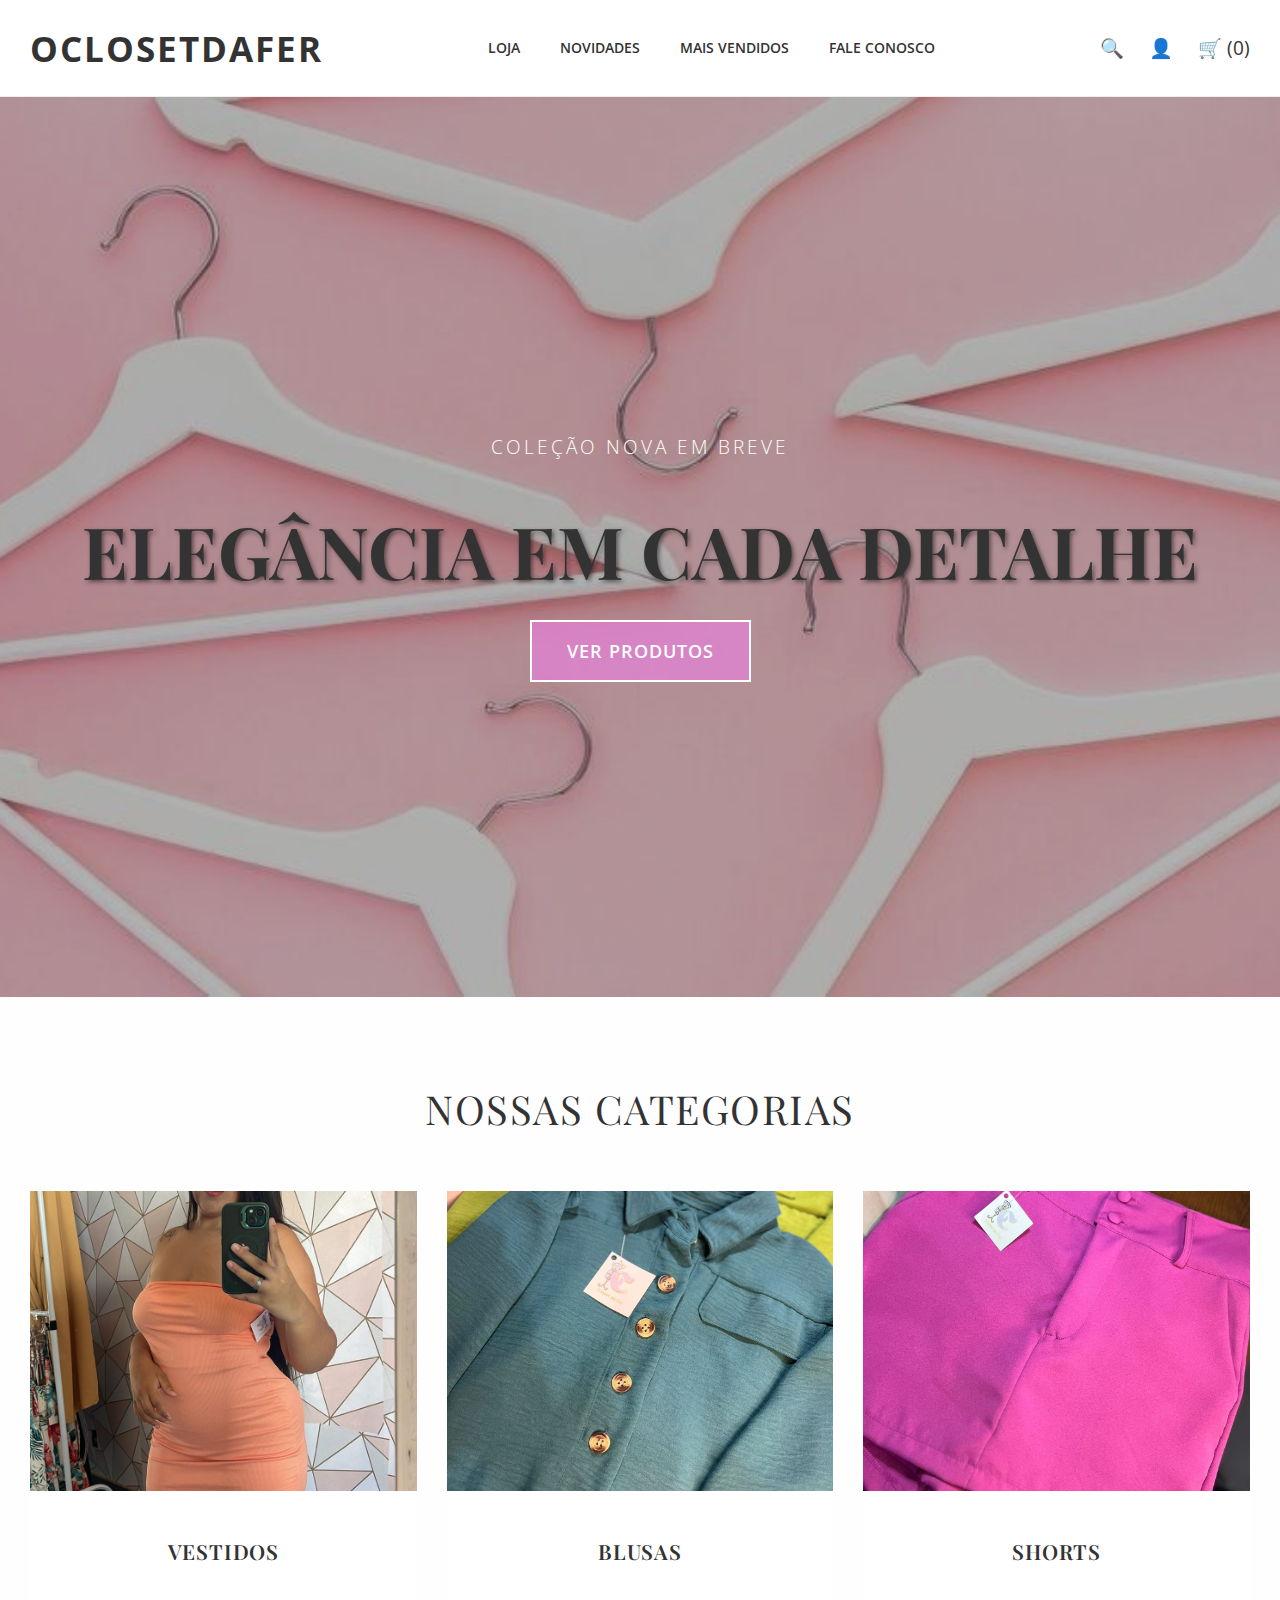
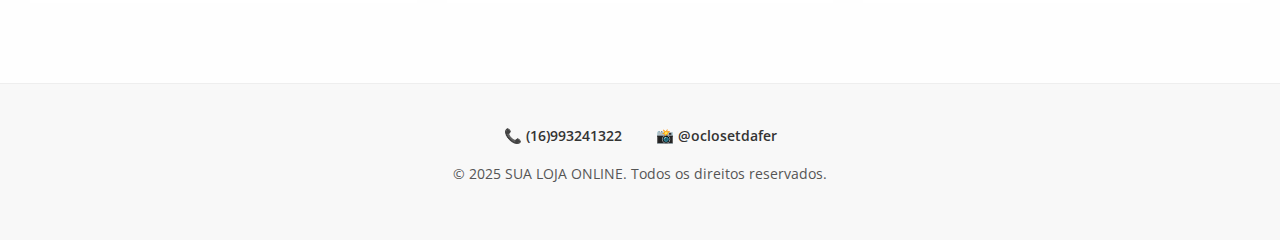
<file: loja/index.html>
<!DOCTYPE html>
<html lang="pt-BR">
<head>
    <meta charset="UTF-8">
    <meta name="viewport" content="width=device-width, initial-scale=1.0">
    <title>Sua Loja Online | Elegância e Estilo</title>
    <link rel="stylesheet" href="style.css">
    <link href="https://fonts.googleapis.com/css2?family=Playfair+Display:wght@400;700&family=Open+Sans:wght@300;400;600&display=swap" rel="stylesheet">
</head>
<body>
    <header class="bm-header">
        <nav class="bm-nav">
            <div class="bm-logo">
                <a href="index.html">oclosetdafer</a>
            </div>
            <ul class="bm-nav-links">
                <li><a href="produtos.html">LOJA</a></li>
                <li><a href="#">NOVIDADES</a></li>
                <li><a href="#">MAIS VENDIDOS</a></li>
                <li><a href="#">FALE CONOSCO</a></li>
            </ul>
            <div class="bm-icons">
                <a href="#">🔍</a>
                <a href="#">👤</a>
                <a href="#">🛒 (0)</a>
            </div>
        </nav>
    </header>

    <main>
        <section class="bm-hero-banner">
            <div class="bm-banner-content">
                <p class="bm-banner-subtitle">COLEÇÃO NOVA EM BREVE</p>
                <h1 class="bm-banner-title">ELEGÂNCIA EM CADA DETALHE</h1>
                <a href="produto.html" class="bm-banner-button">VER PRODUTOS</a>
            </div>
        </section>

        <section class="bm-homepage-section">
            <h2>Nossas Categorias</h2>
            <div class="bm-category-grid">
                <a href="produtos.html" class="bm-category-item">
                    <img src="WhatsApp Image 2025-04-02 at 17.22.06.jpeg" alt="Categoria Vestidos">
                    <h3>VESTIDOS</h3>
                </a>
                <a href="produtos.html" class="bm-category-item">
                    <img src="Imagem do WhatsApp de 2025-06-19 à(s) 22.03.36_bf338e6c.jpg" alt="Categoria Blusas">
                    <h3>BLUSAS</h3>
                </a>
                <a href="produtos.html" class="bm-category-item">
                    <img src="short.jpg" alt="Categoria shorts">
                    <h3>SHORTS</h3>
                </a>
            </div>
        </section>
    </main>

   <footer class="bm-footer">
    <div class="bm-contact-info">
        <a href="tel:+5516993241322">📞 (16)993241322</a> <a href="https://www.instagram.com/oclosetdafer?igsh=MTRjcGgyZmx4YWE5cw==" target="_blank">📸 @oclosetdafer</a> </div>
    <p>&copy; 2025 SUA LOJA ONLINE. Todos os direitos reservados.</p>
    <div class="bm-social-links">
        </div>
</footer>
</body>
</html>
</file>
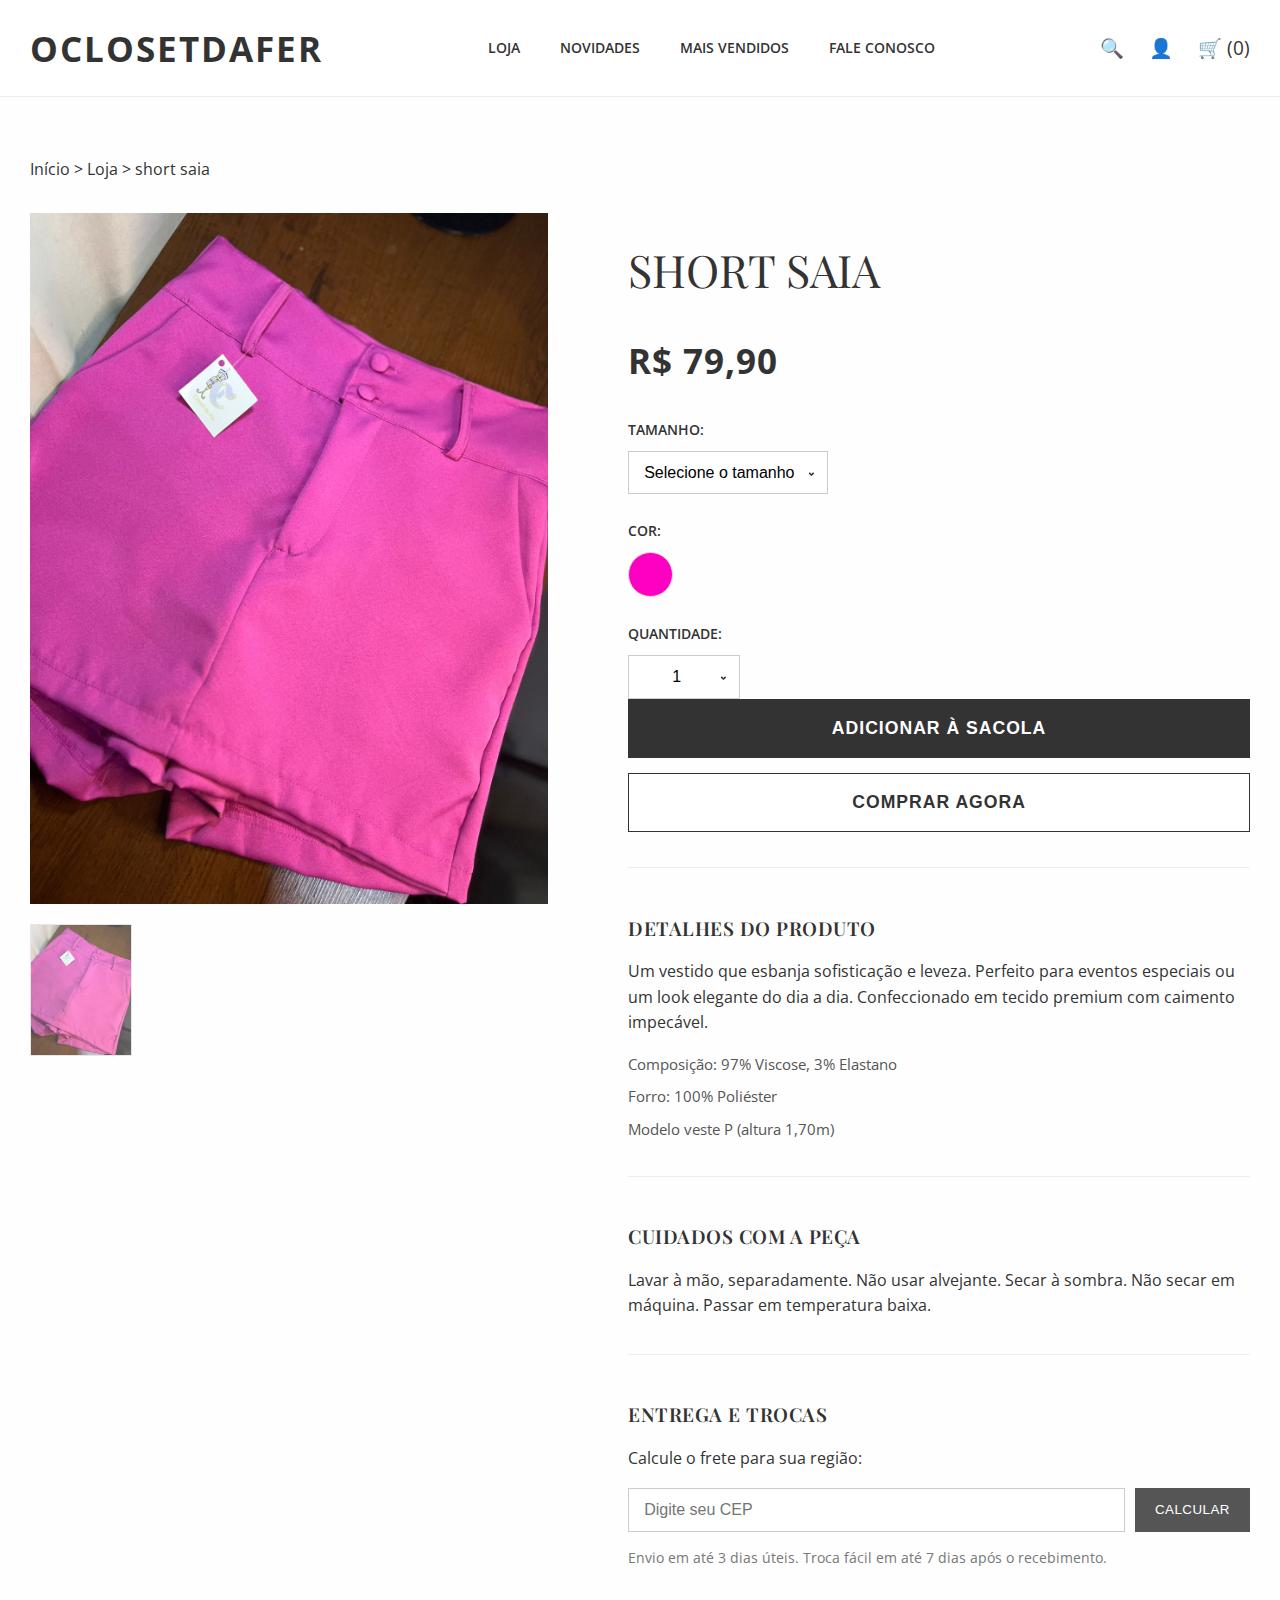
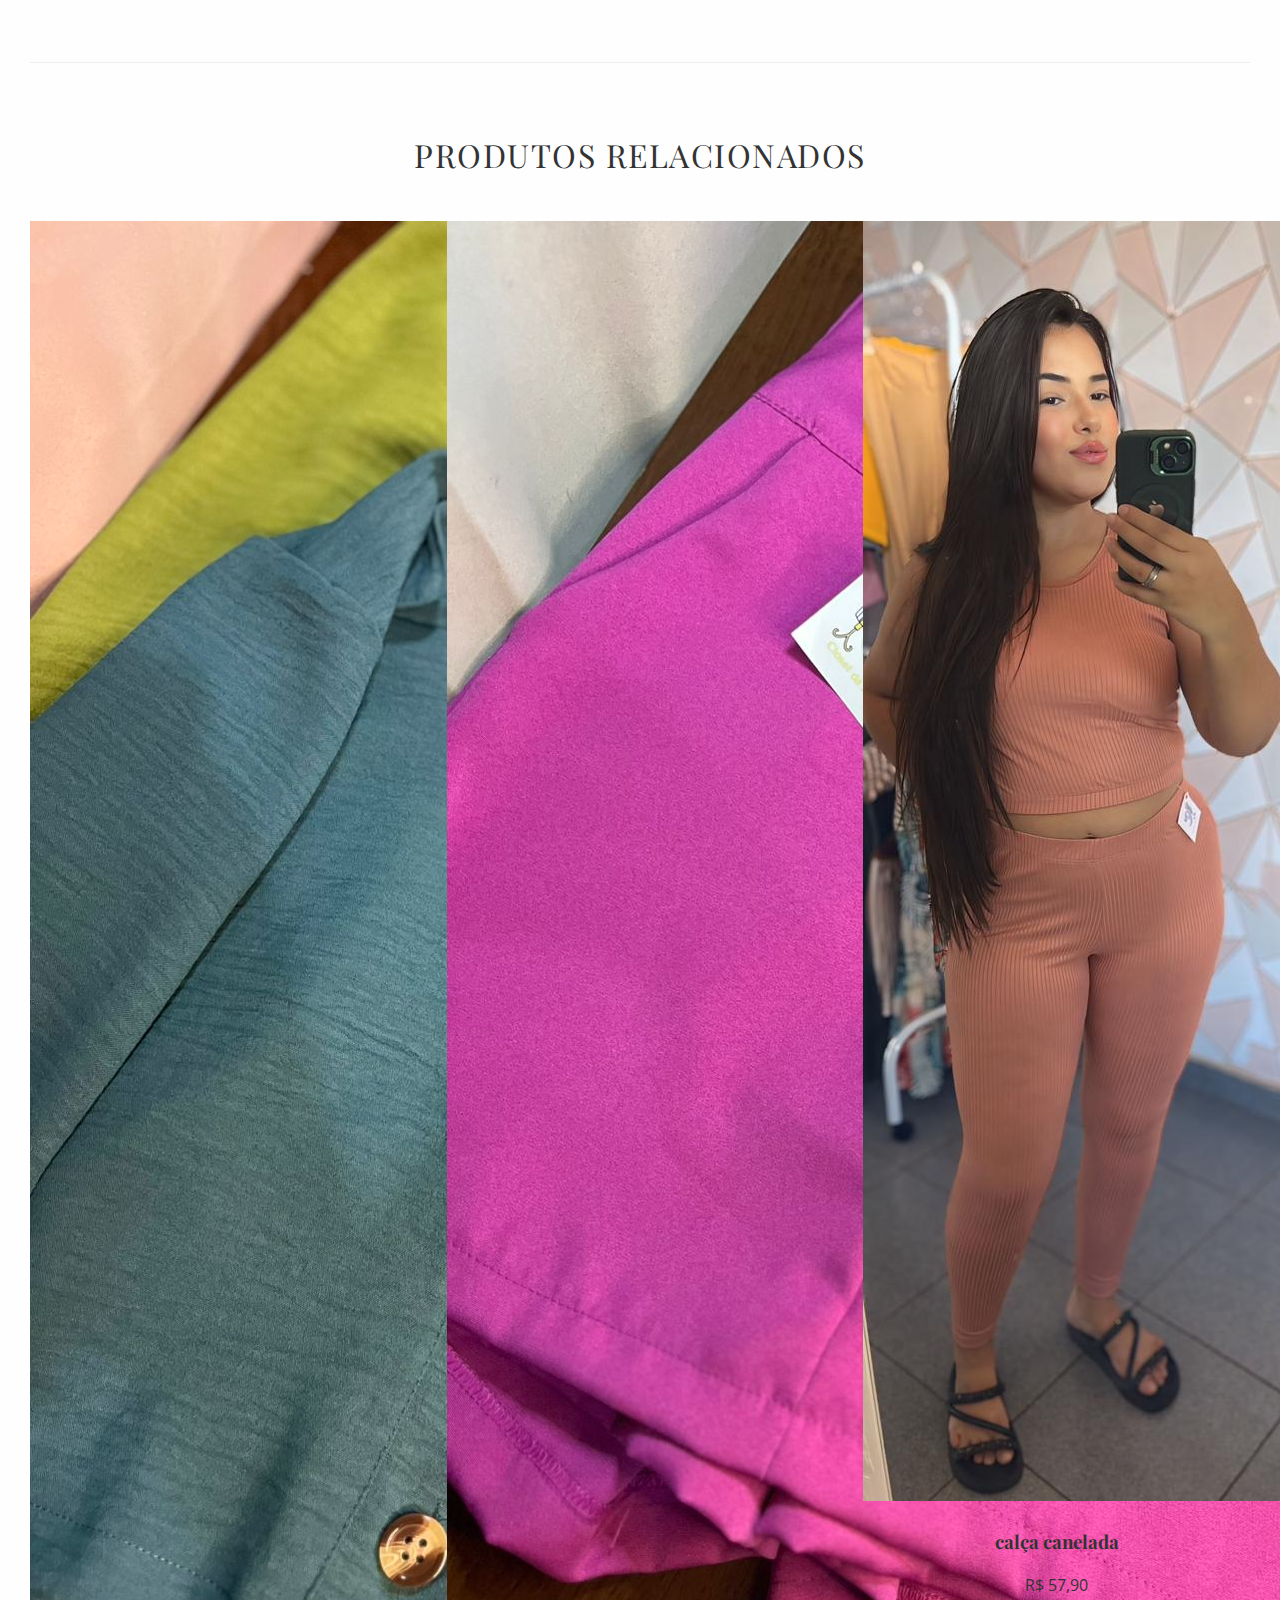
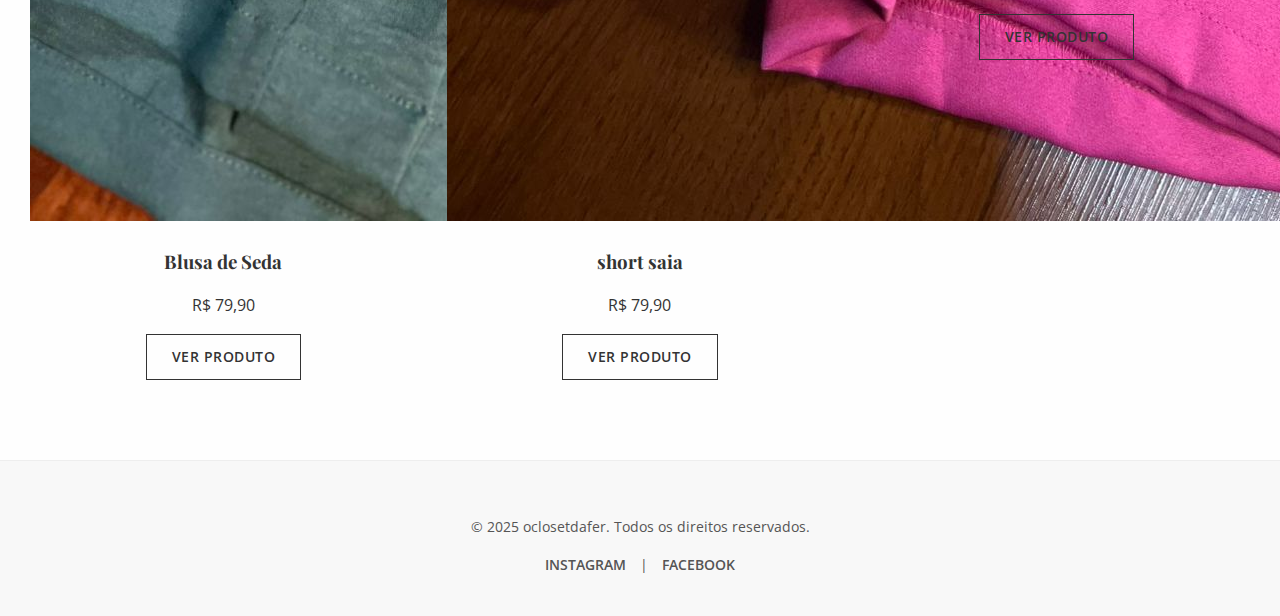
<file: loja/detalhe.html>
<!DOCTYPE html>
<html lang="pt-BR">
<head>
    <meta charset="UTF-8">
    <meta name="viewport" content="width=device-width, initial-scale=1.0">
    <title>short saia - oclosetdafer</title>
    <link rel="stylesheet" href="style.css">
    <link href="https://fonts.googleapis.com/css2?family=Playfair+Display:wght@400;700&family=Open+Sans:wght@300;400;600&display=swap" rel="stylesheet">
</head>
<body>
    <header class="bm-header">
        <nav class="bm-nav">
            <div class="bm-logo">
                <a href="index.html">oclosetdafer</a>
            </div>
            <ul class="bm-nav-links">
                <li><a href="produtos.html">LOJA</a></li>
                <li><a href="#">NOVIDADES</a></li>
                <li><a href="#">MAIS VENDIDOS</a></li>
                <li><a href="#">FALE CONOSCO</a></li>
            </ul>
            <div class="bm-icons">
                <a href="#">🔍</a>
                <a href="#">👤</a>
                <a href="#">🛒 (0)</a>
            </div>
        </nav>
    </header>

    <main class="bm-product-page">
        <div class="bm-breadcrumb">
            <a href="index.html">Início</a> &gt; <a href="produtos.html">Loja</a> &gt; short saia
        </div>

        <div class="bm-product-container">
            <div class="bm-image-gallery">
                <img src="short.jpg" alt="short saia " class="bm-main-image">
                <div class="bm-thumbnail-images">
                   
                    <img src="short.jpg" alt="short saia " class="bm-thumbnail">
                   
                </div>
            </div>
            <div class="bm-product-details">
                <h1 class="bm-product-title">short saia</h1>
                <p class="bm-product-price">R$ 79,90</p>

                <div class="bm-product-options">
                    <div class="bm-option-group">
                        <label for="size">Tamanho:</label>
                        <select id="size" name="size" class="bm-select">
                            <option value="">Selecione o tamanho</option>
                            <option value="PP">PP</option>
                            <option value="P">P</option>
                            <option value="M">M</option>
                            <option value="G">G</option>
                        </select>
                    </div>

                    <div class="bm-option-group">
                        <label>Cor:</label>
                        <div class="bm-color-options">
                           

                            <button class="bm-color-swatch" style="background-color: #ff00c3;" title="pink"></button>
                        </div>
                    </div>
                </div>

                <div class="bm-quantity-selector">
                    <label for="quantity">Quantidade:</label>
                    <input type="number" id="quantity" name="quantity" value="1" min="1" class="bm-input-quantity">
                </div>

                <button class="bm-add-to-cart-btn">ADICIONAR À SACOLA</button>
                <button class="bm-buy-now-btn">COMPRAR AGORA</button>

                <div class="bm-info-section">
                    <h3>DETALHES DO PRODUTO</h3>
                    <p>Um vestido que esbanja sofisticação e leveza. Perfeito para eventos especiais ou um look elegante do dia a dia. Confeccionado em tecido premium com caimento impecável.</p>
                    <ul>
                        <li>Composição: 97% Viscose, 3% Elastano</li>
                        <li>Forro: 100% Poliéster</li>
                        <li>Modelo veste P (altura 1,70m)</li>
                    </ul>
                </div>

                <div class="bm-info-section">
                    <h3>CUIDADOS COM A PEÇA</h3>
                    <p>Lavar à mão, separadamente. Não usar alvejante. Secar à sombra. Não secar em máquina. Passar em temperatura baixa.</p>
                </div>

                <div class="bm-info-section">
                    <h3>ENTREGA E TROCAS</h3>
                    <p>Calcule o frete para sua região:</p>
                    <div class="bm-shipping-calc">
                        <input type="text" placeholder="Digite seu CEP" class="bm-input-cep">
                        <button class="bm-calc-btn">CALCULAR</button>
                    </div>
                    <p class="bm-shipping-info">Envio em até 3 dias úteis. Troca fácil em até 7 dias após o recebimento.</p>
                </div>
            </div>
        </div>

        <section class="bm-related-products">
            <h2>PRODUTOS RELACIONADOS</h2>
            <div class="bm-product-grid">
                <div class="bm-related-item">
                    <img src="Imagem do WhatsApp de 2025-06-19 à(s) 22.03.36_bf338e6c.jpg" alt="croped manga longa">
                    <h3>Blusa de Seda</h3>
                    <p>R$ 79,90</p>
                    <a href="produto-detalhe.html" class="bm-view-btn">VER PRODUTO</a>
                </div>
                <div class="bm-related-item">
                    <img src="short.jpg" alt="short saia">
                    <h3>short saia</h3>
                    <p>R$ 79,90</p>
                    <a href="produto-detalhe.html" class="bm-view-btn">VER PRODUTO</a>
                </div>
                <div class="bm-related-item">
                    <img src="WhatsApp Image 2025-05-03 at 15.30.25.jpeg" alt="calça canelada">
                    <h3>calça canelada</h3>
                    <p>R$ 57,90</p>
                    <a href="produto-detalhe.html" class="bm-view-btn">VER PRODUTO</a>
                </div>
            </div>
        </section>
    </main>

    <footer class="bm-footer">
        <p>&copy; 2025 oclosetdafer. Todos os direitos reservados.</p>
        <div class="bm-social-links">
            <a href="#">Instagram</a> | <a href="#">Facebook</a>
        </div>
    </footer>

    <script>
        // Pequena funcionalidade JavaScript para mudar a imagem principal ao clicar na thumbnail
        document.addEventListener('DOMContentLoaded', () => {
            const mainImage = document.querySelector('.bm-main-image');
            const thumbnails = document.querySelectorAll('.bm-thumbnail');

            thumbnails.forEach(thumbnail => {
                thumbnail.addEventListener('click', () => {
                    // Adaptação para o placeholder para simular troca de imagem
                    let newSrc = thumbnail.src.replace('150x200', '800x1000');
                    if (newSrc.includes('Detalhe+1')) newSrc = newSrc.replace('text=Detalhe+1', 'text=Vestido+Principal+Detalhe');
                    if (newSrc.includes('Costas')) newSrc = newSrc.replace('text=Costas', 'text=Vestido+Principal+Costas');
                    if (newSrc.includes('Look+Completo')) newSrc = newSrc.replace('text=Look+Completo', 'text=Vestido+Principal+Look');

                    mainImage.src = newSrc;
                    thumbnails.forEach(t => t.classList.remove('active'));
                    thumbnail.classList.add('active');
                });
            });

            // Lógica para seleção de cor (exemplo simples)
            const colorSwatches = document.querySelectorAll('.bm-color-swatch');
            colorSwatches.forEach(swatch => {
                swatch.addEventListener('click', () => {
                    colorSwatches.forEach(s => s.classList.remove('active'));
                    swatch.classList.add('active');
                    // Aqui você poderia atualizar a imagem principal com a imagem da cor selecionada
                });
            });
        });
    </script>
</body>
</html>
</file>
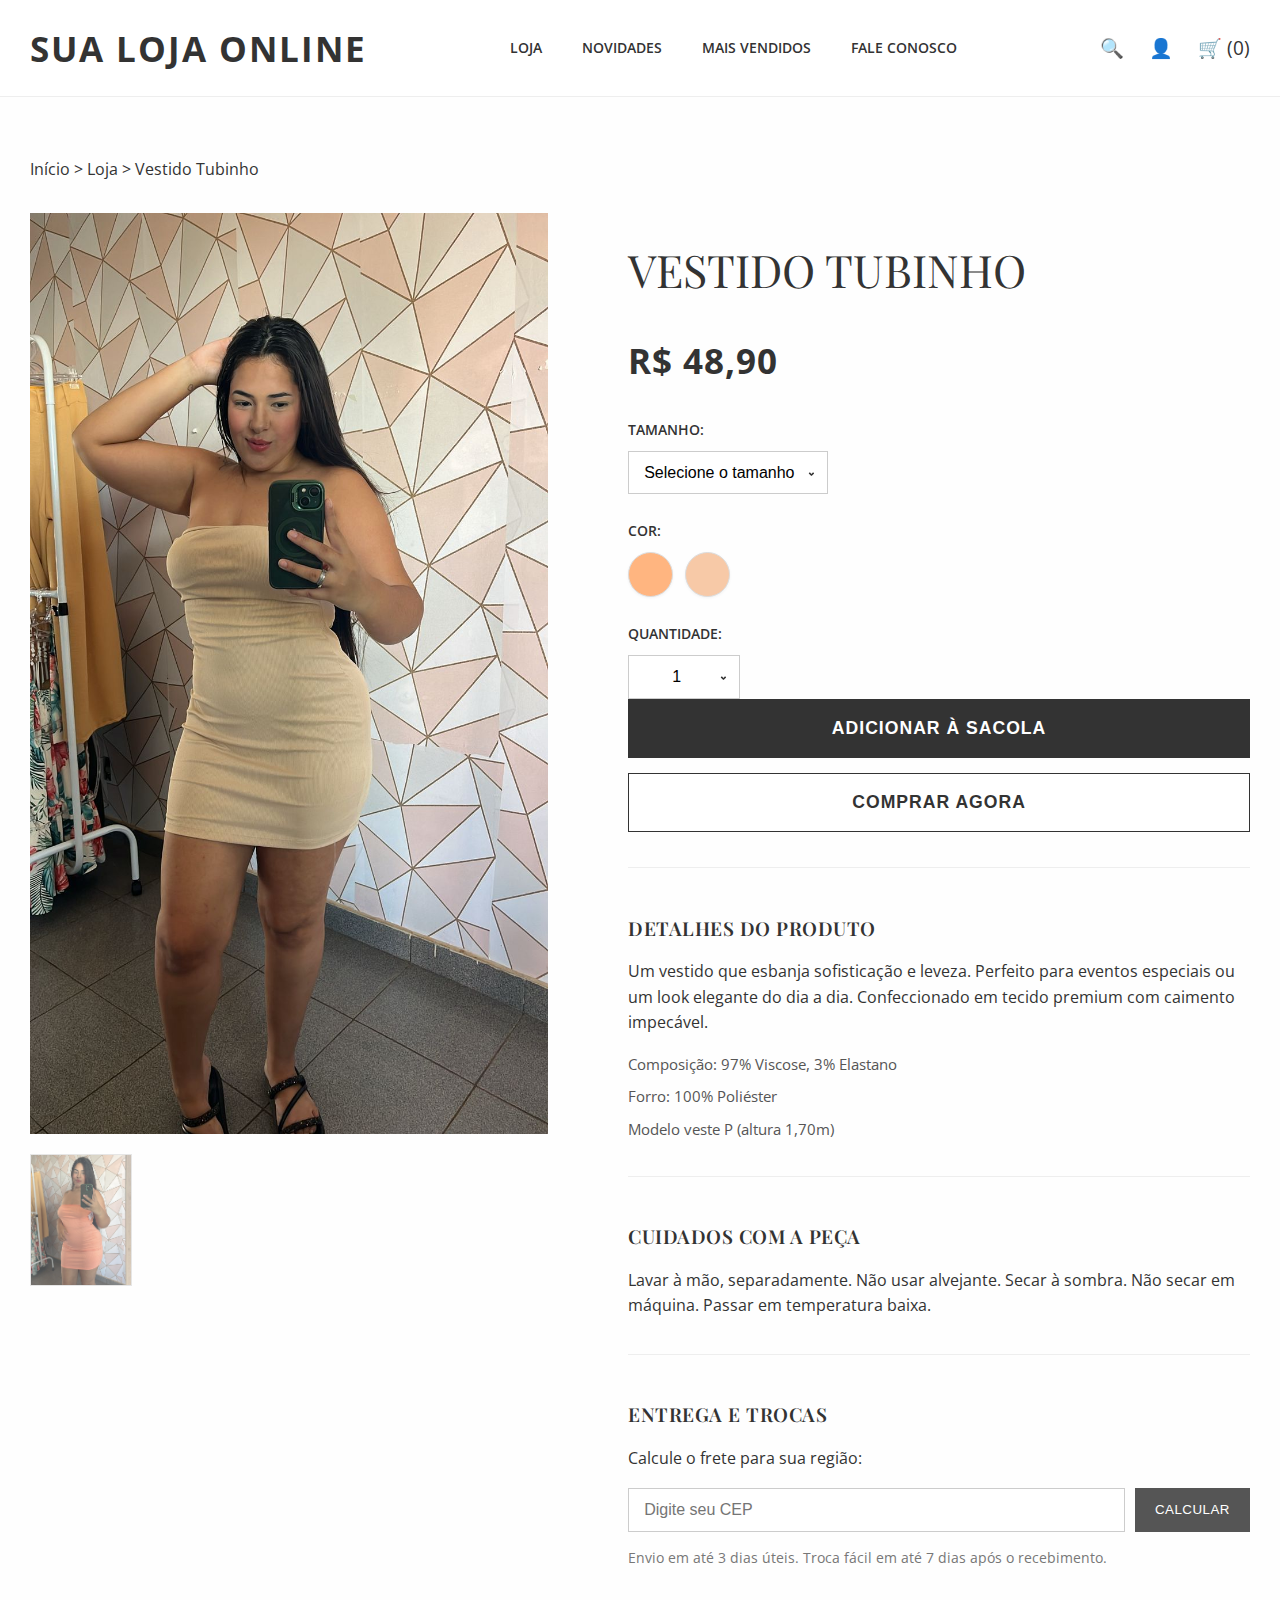
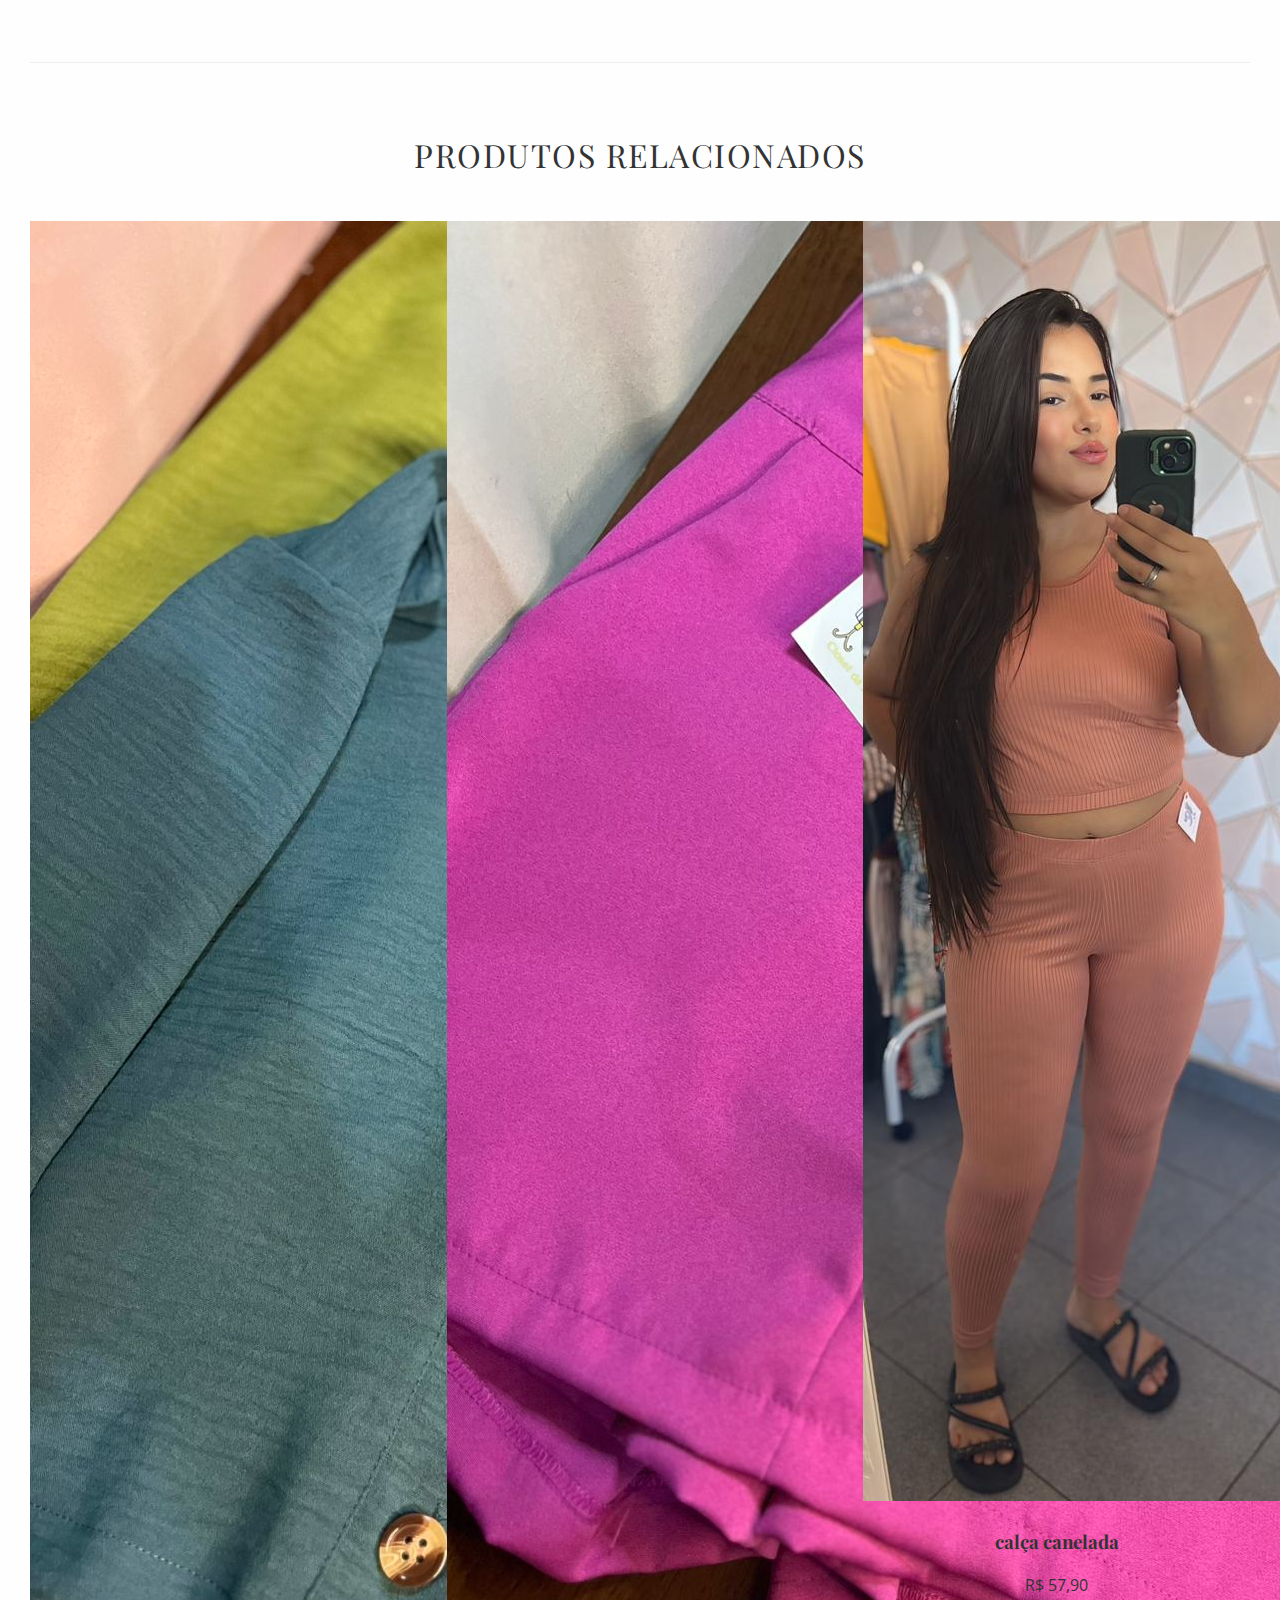
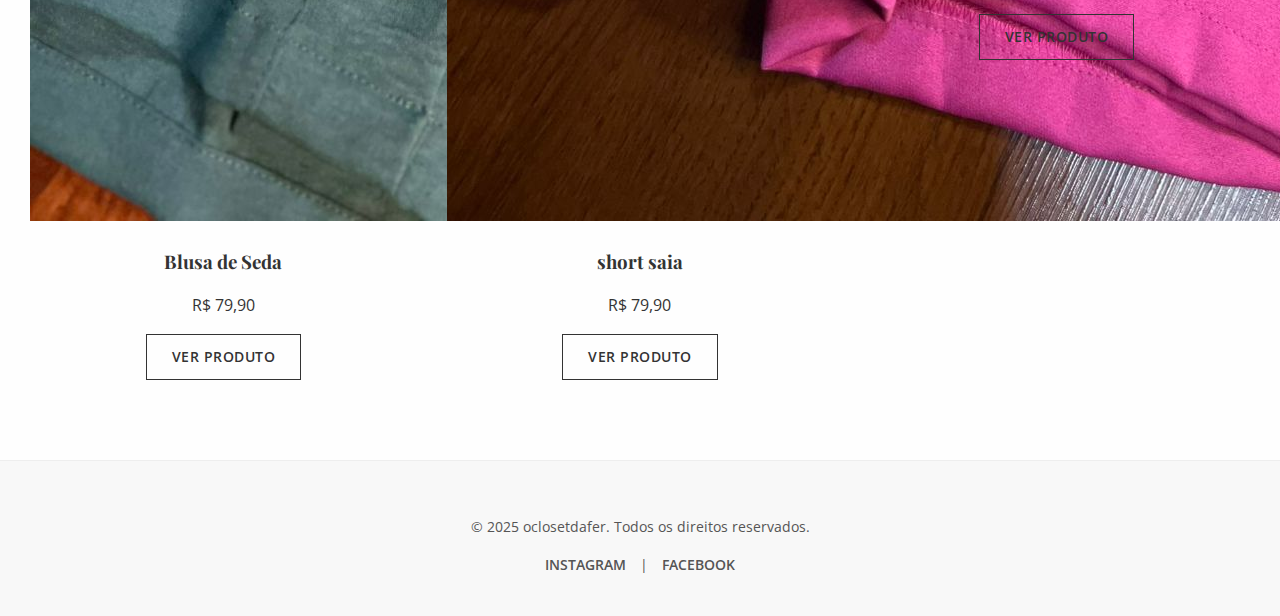
<file: loja/produto-detalhe.html>
<!DOCTYPE html>
<html lang="pt-BR">
<head>
    <meta charset="UTF-8">
    <meta name="viewport" content="width=device-width, initial-scale=1.0">
    <title>Vestido Elegância Fluida - Sua Loja Online</title>
    <link rel="stylesheet" href="style.css">
    <link href="https://fonts.googleapis.com/css2?family=Playfair+Display:wght@400;700&family=Open+Sans:wght@300;400;600&display=swap" rel="stylesheet">
</head>
<body>
    <header class="bm-header">
        <nav class="bm-nav">
            <div class="bm-logo">
                <a href="index.html">SUA LOJA ONLINE</a>
            </div>
            <ul class="bm-nav-links">
                <li><a href="produtos.html">LOJA</a></li>
                <li><a href="#">NOVIDADES</a></li>
                <li><a href="#">MAIS VENDIDOS</a></li>
                <li><a href="#">FALE CONOSCO</a></li>
            </ul>
            <div class="bm-icons">
                <a href="#">🔍</a>
                <a href="#">👤</a>
                <a href="#">🛒 (0)</a>
            </div>
        </nav>
    </header>

    <main class="bm-product-page">
        <div class="bm-breadcrumb">
            <a href="index.html">Início</a> &gt; <a href="produtos.html">Loja</a> &gt; Vestido Tubinho
        </div>

        <div class="bm-product-container">
            <div class="bm-image-gallery">
                <img src="WhatsApp Image 2025-04-02 at 17.22.07.jpeg" alt="Vestido Tubinho " class="bm-main-image">
                <div class="bm-thumbnail-images">
                   
                    <img src="WhatsApp Image 2025-04-02 at 17.22.06.jpeg" alt="Vestido tubinho " class="bm-thumbnail">
                   
                </div>
            </div>
            <div class="bm-product-details">
                <h1 class="bm-product-title">Vestido Tubinho</h1>
                <p class="bm-product-price">R$ 48,90</p>

                <div class="bm-product-options">
                    <div class="bm-option-group">
                        <label for="size">Tamanho:</label>
                        <select id="size" name="size" class="bm-select">
                            <option value="">Selecione o tamanho</option>
                            <option value="PP">PP</option>
                            <option value="P">P</option>
                            <option value="M">M</option>
                            <option value="G">G</option>
                        </select>
                    </div>

                    <div class="bm-option-group">
                        <label>Cor:</label>
                        <div class="bm-color-options">
                           
                            <button class="bm-color-swatch" style="background-color: #ffb580;" title="salmão"></button>
                            <button class="bm-color-swatch" style="background-color: #f7c9a7;" title="bege"></button>
                        </div>
                    </div>
                </div>

                <div class="bm-quantity-selector">
                    <label for="quantity">Quantidade:</label>
                    <input type="number" id="quantity" name="quantity" value="1" min="1" class="bm-input-quantity">
                </div>

                <button class="bm-add-to-cart-btn">ADICIONAR À SACOLA</button>
                <button class="bm-buy-now-btn">COMPRAR AGORA</button>

                <div class="bm-info-section">
                    <h3>DETALHES DO PRODUTO</h3>
                    <p>Um vestido que esbanja sofisticação e leveza. Perfeito para eventos especiais ou um look elegante do dia a dia. Confeccionado em tecido premium com caimento impecável.</p>
                    <ul>
                        <li>Composição: 97% Viscose, 3% Elastano</li>
                        <li>Forro: 100% Poliéster</li>
                        <li>Modelo veste P (altura 1,70m)</li>
                    </ul>
                </div>

                <div class="bm-info-section">
                    <h3>CUIDADOS COM A PEÇA</h3>
                    <p>Lavar à mão, separadamente. Não usar alvejante. Secar à sombra. Não secar em máquina. Passar em temperatura baixa.</p>
                </div>

                <div class="bm-info-section">
                    <h3>ENTREGA E TROCAS</h3>
                    <p>Calcule o frete para sua região:</p>
                    <div class="bm-shipping-calc">
                        <input type="text" placeholder="Digite seu CEP" class="bm-input-cep">
                        <button class="bm-calc-btn">CALCULAR</button>
                    </div>
                    <p class="bm-shipping-info">Envio em até 3 dias úteis. Troca fácil em até 7 dias após o recebimento.</p>
                </div>
            </div>
        </div>

        <section class="bm-related-products">
            <h2>PRODUTOS RELACIONADOS</h2>
            <div class="bm-product-grid">
                <div class="bm-related-item">
                    <img src="Imagem do WhatsApp de 2025-06-19 à(s) 22.03.36_bf338e6c.jpg" alt="croped manga longa">
                    <h3>Blusa de Seda</h3>
                    <p>R$ 79,90</p>
                    <a href="produto-detalhe.html" class="bm-view-btn">VER PRODUTO</a>
                </div>
                <div class="bm-related-item">
                    <img src="short.jpg" alt="short saia">
                    <h3>short saia</h3>
                    <p>R$ 79,90</p>
                    <a href="produto-detalhe.html" class="bm-view-btn">VER PRODUTO</a>
                </div>
                <div class="bm-related-item">
                    <img src="WhatsApp Image 2025-05-03 at 15.30.25.jpeg" alt="calça canelada">
                    <h3>calça canelada</h3>
                    <p>R$ 57,90</p>
                    <a href="produto-detalhe.html" class="bm-view-btn">VER PRODUTO</a>
                </div>
            </div>
        </section>
    </main>

    <footer class="bm-footer">
        <p>&copy; 2025 oclosetdafer. Todos os direitos reservados.</p>
        <div class="bm-social-links">
            <a href="#">Instagram</a> | <a href="#">Facebook</a>
        </div>
    </footer>

    <script>
        // Pequena funcionalidade JavaScript para mudar a imagem principal ao clicar na thumbnail
        document.addEventListener('DOMContentLoaded', () => {
            const mainImage = document.querySelector('.bm-main-image');
            const thumbnails = document.querySelectorAll('.bm-thumbnail');

            thumbnails.forEach(thumbnail => {
                thumbnail.addEventListener('click', () => {
                    // Adaptação para o placeholder para simular troca de imagem
                    let newSrc = thumbnail.src.replace('150x200', '800x1000');
                    if (newSrc.includes('Detalhe+1')) newSrc = newSrc.replace('text=Detalhe+1', 'text=Vestido+Principal+Detalhe');
                    if (newSrc.includes('Costas')) newSrc = newSrc.replace('text=Costas', 'text=Vestido+Principal+Costas');
                    if (newSrc.includes('Look+Completo')) newSrc = newSrc.replace('text=Look+Completo', 'text=Vestido+Principal+Look');

                    mainImage.src = newSrc;
                    thumbnails.forEach(t => t.classList.remove('active'));
                    thumbnail.classList.add('active');
                });
            });

            // Lógica para seleção de cor (exemplo simples)
            const colorSwatches = document.querySelectorAll('.bm-color-swatch');
            colorSwatches.forEach(swatch => {
                swatch.addEventListener('click', () => {
                    colorSwatches.forEach(s => s.classList.remove('active'));
                    swatch.classList.add('active');
                    // Aqui você poderia atualizar a imagem principal com a imagem da cor selecionada
                });
            });
        });
    </script>
</body>
</html>
</file>
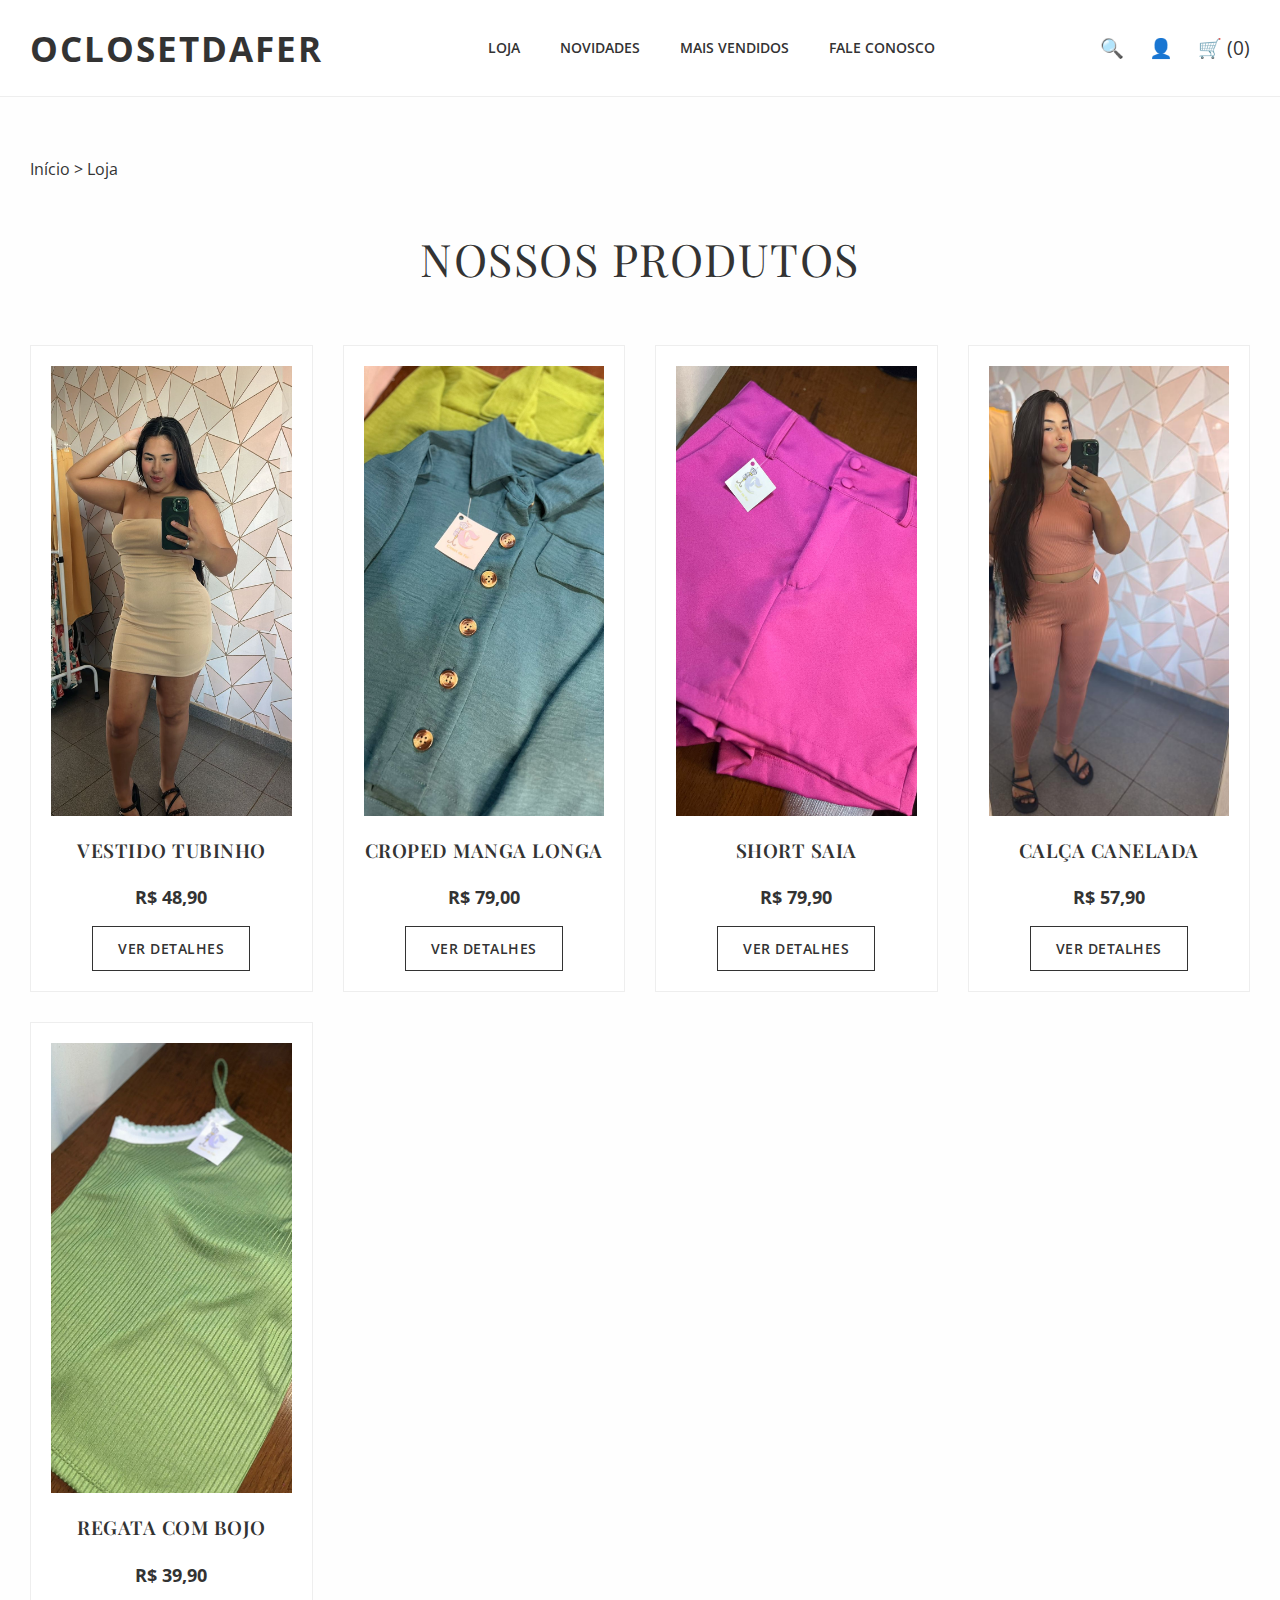
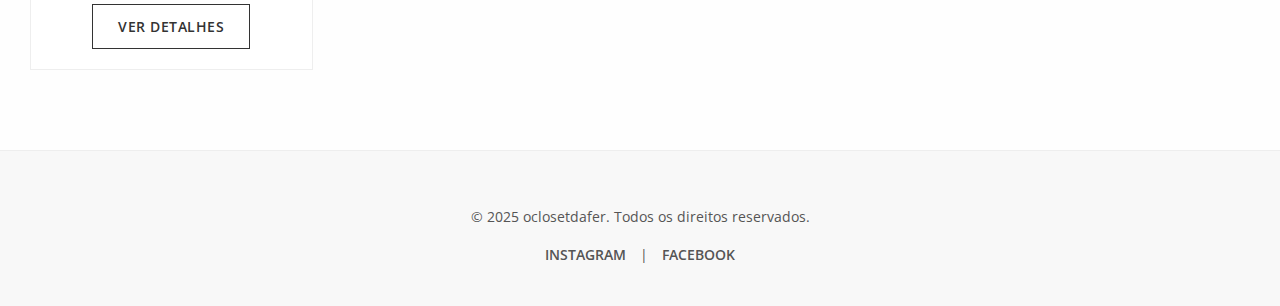
<file: loja/produto.html>
<!DOCTYPE html>
<html lang="pt-BR">
<head>
    <meta charset="UTF-8">
    <meta name="viewport" content="width=device-width, initial-scale=1.0">
    <title>Nossos Produtos - oclosetdafer</title>
    <link rel="stylesheet" href="style.css">
    <link href="https://fonts.googleapis.com/css2?family=Playfair+Display:wght@400;700&family=Open+Sans:wght@300;400;600&display=swap" rel="stylesheet">
</head>
<body>
    <header class="bm-header">
        <nav class="bm-nav">
            <div class="bm-logo">
                <a href="index.html">OCLOSETDAFER</a>
            </div>
            <ul class="bm-nav-links">
                <li><a href="produtos.html">LOJA</a></li>
                <li><a href="#">NOVIDADES</a></li>
                <li><a href="#">MAIS VENDIDOS</a></li>
                <li><a href="#">FALE CONOSCO</a></li>
            </ul>
            <div class="bm-icons">
                <a href="#">🔍</a>
                <a href="#">👤</a>
                <a href="#">🛒 (0)</a>
            </div>
        </nav>
    </header>

    <main class="bm-products-list-page">
        <div class="bm-breadcrumb">
            <a href="index.html">Início</a> &gt; Loja
        </div>

        <h1 class="bm-page-title">NOSSOS PRODUTOS</h1>

        <div class="bm-product-grid">
            <div class="bm-product-item">
                <a href="produto-detalhe.html">
                    <img src="WhatsApp Image 2025-04-02 at 17.22.07.jpeg" alt="Vestido Tubinho">
                </a>
                <h3 class="bm-product-item-title">Vestido Tubinho</h3>
                <p class="bm-product-item-price">R$ 48,90</p>
                <a href="produto-detalhe.html" class="bm-view-btn">VER DETALHES</a>
            </div>

            <div class="bm-product-item">
                <a href="produto-detalhe.html">
                    <img src="Imagem do WhatsApp de 2025-06-19 à(s) 22.03.36_bf338e6c.jpg" alt="croped manga longa">
                </a>
                <h3 class="bm-product-item-title">croped manga longa</h3>
                <p class="bm-product-item-price">R$ 79,00</p>
                <a href="produto-detalhe.html" class="bm-view-btn">VER DETALHES</a>
            </div>

            <div class="bm-product-item">
                <a href="produto-detalhe.html">
                    <img src="short.jpg" alt="short saia">
                </a>
                <h3 class="bm-product-item-title">short saia</h3>
                <p class="bm-product-item-price">R$ 79,90</p>
                <a href="short-saia-detalhe.html" class="bm-view-btn">VER DETALHES</a>
            </div>

            <div class="bm-product-item">
                <a href="produto-detalhe.html">
                    <img src="WhatsApp Image 2025-05-03 at 15.30.25.jpeg" alt="calça canelada">
                </a>
                <h3 class="bm-product-item-title">calça canelada</h3>
                <p class="bm-product-item-price">R$ 57,90</p>
                <a href="produto-detalhe.html" class="bm-view-btn">VER DETALHES</a>
            </div>

 <div class="bm-product-item">
                <a href="produto-detalhe.html">
                    <img src="Imagem do WhatsApp de 2025-06-19 à(s) 22.03.35_7936a0dd.jpg" alt="regata com bojo">
                </a>
                <h3 class="bm-product-item-title">regata com bojo</h3>
                <p class="bm-product-item-price">R$ 39,90</p>
                <a href="produto-detalhe.html" class="bm-view-btn">VER DETALHES</a>
            </div>

            </div>
    </main>
    <footer class="bm-footer">
        <p>&copy; 2025 oclosetdafer. Todos os direitos reservados.</p>
        <div class="bm-social-links">
            <a href="#">Instagram</a> | <a href="#">Facebook</a>
        </div>
    </footer>
</body>
</html>
</file>
<file: loja/style.css>
/* --- Estilos Gerais --- */
body {
    font-family: 'Open Sans', sans-serif; /* Fonte para o corpo do texto */
    margin: 0;
    padding: 0;
    box-sizing: border-box;
    background-color: #fefefe; /* Fundo mais claro */
    color: #333;
    line-height: 1.6;
}

h1, h2, h3, h4, h5, h6 {
    font-family: 'Playfair Display', serif; /* Fonte serifada para títulos */
    color: #333;
    margin-bottom: 15px;
}

a {
    text-decoration: none;
    color: #333;
    transition: color 0.3s ease;
}

a:hover {
    color: #888; /* Um cinza mais suave para hover */
}

/* --- Header (bm-header) --- */
.bm-header {
    background-color: #fff;
    border-bottom: 1px solid #eee;
    padding: 20px 0;
    position: sticky; /* Mantém o header fixo ao rolar */
    top: 0;
    z-index: 1000; /* Garante que fique acima de outros elementos */
}

.bm-nav {
    display: flex;
    justify-content: space-between;
    align-items: center;
    max-width: 1300px;
    margin: 0 auto;
    padding: 0 30px;
}

.bm-logo a {
    font-size: 2.2em; /* Tamanho da fonte do logo */
    font-weight: 700;
    letter-spacing: 2px; /* Espaçamento entre letras para o logo */
    text-transform: uppercase;
}

.bm-nav-links {
    list-style: none;
    margin: 0;
    padding: 0;
    display: flex;
}

.bm-nav-links li {
    margin: 0 20px;
}

.bm-nav-links a {
    font-weight: 600;
    text-transform: uppercase;
    font-size: 0.9em;
}

.bm-icons {
    display: flex;
    gap: 25px; /* Espaçamento entre os ícones */
    font-size: 1.2em;
}

/* --- Hero Banner (Página Inicial - index.html) --- */
.bm-hero-banner {
    width: 100%;
    height: 100vh; /* Ocupa 100% da altura da viewport */
    background-image: url('download.jpg'); /* **IMAGEM DO SEU BANNER AQUI** */
    background-size: cover;
    background-position: center;
    display: flex;
    justify-content: center;
    align-items: center;
    text-align: center;
    color: white; /* Cor do texto sobre o banner */
    position: relative;
    overflow: hidden; /* Garante que nada saia do banner */
}

.bm-hero-banner::before {
    content: '';
    position: absolute;
    top: 0;
    left: 0;
    width: 100%;
    height: 100%;
    background-color: rgba(0, 0, 0, 0.3); /* Overlay escuro para melhorar contraste do texto */
    z-index: 1;
}

.bm-banner-content {
    position: relative;
    z-index: 2;
    padding: 20px;
}

.bm-banner-subtitle {
    font-family: 'Open Sans', sans-serif;
    font-size: 1.2em;
    letter-spacing: 3px;
    text-transform: uppercase;
    margin-bottom: 10px;
    font-weight: 300;
}

.bm-banner-title {
    font-family: 'Playfair Display', serif;
    font-size: 4.5em; /* Tamanho grande para o título principal */
    font-weight: 700;
    line-height: 1.1;
    margin-bottom: 30px;
    text-shadow: 2px 2px 4px rgba(0,0,0,0.5); /* Sombra para destacar */
}

.bm-banner-button {
    display: inline-block;
    padding: 15px 35px;
    border: 2px solid white;
    color: white;
    font-size: 1.1em;
    font-weight: 600;
    text-transform: uppercase;
    letter-spacing: 1px;
    transition: all 0.3s ease;
    background-color: rgba(255, 125, 251, 0.484); /* Fundo sutil */
}

.bm-banner-button:hover {
    background-color: white;
    color: #f10ef1;
}

/* --- Homepage Sections (index.html) --- */
.bm-homepage-section {
    max-width: 1300px;
    margin: 80px auto;
    padding: 0 30px;
    text-align: center;
}

.bm-homepage-section h2 {
    font-size: 2.5em;
    font-weight: 400;
    margin-bottom: 50px;
    text-transform: uppercase;
    letter-spacing: 1.5px;
}

.bm-category-grid {
    display: grid;
    grid-template-columns: repeat(auto-fit, minmax(300px, 1fr));
    gap: 30px;
    justify-content: center;
}

.bm-category-item {
    display: block;
    text-align: center;
    background-color: #fff;
    padding-bottom: 20px;
    transition: transform 0.3s ease, box-shadow 0.3s ease;
}

.bm-category-item:hover {
    transform: translateY(-5px);
    box-shadow: 0 5px 15px rgba(0,0,0,0.1);
}

.bm-category-item img {
    width: 100%;
    height: 300px; /* Altura fixa para as imagens de categoria */
    object-fit: cover;
    margin-bottom: 15px;
}

.bm-category-item h3 {
    font-size: 1.3em;
    font-weight: 600;
    text-transform: uppercase;
    letter-spacing: 0.8px;
    color: #333;
}

/* --- Product List Page (produtos.html) --- */
.bm-products-list-page {
    max-width: 1300px;
    margin: 60px auto;
    padding: 0 30px;
}

.bm-products-list-page .bm-breadcrumb {
    margin-bottom: 40px;
}

.bm-page-title {
    font-size: 2.8em;
    font-weight: 400;
    text-align: center;
    margin-bottom: 50px;
    text-transform: uppercase;
    letter-spacing: 1.5px;
}

.bm-product-grid {
    display: grid;
    grid-template-columns: repeat(auto-fit, minmax(280px, 1fr)); /* 3-4 colunas em desktop */
    gap: 30px;
    justify-content: center;
}

.bm-product-item {
    background-color: #fff;
    text-align: center;
    padding: 20px;
    border: 1px solid #eee; /* Borda sutil */
    transition: transform 0.3s ease, box-shadow 0.3s ease;
}

.bm-product-item:hover {
    transform: translateY(-5px);
    box-shadow: 0 5px 15px rgba(0,0,0,0.08);
}

.bm-product-item img {
    width: 100%;
    height: 450px; /* Altura fixa para imagens de produto */
    object-fit: cover;
    margin-bottom: 15px;
    display: block;
}

.bm-product-item-title {
    font-size: 1.2em;
    font-weight: 600;
    margin-bottom: 5px;
    text-transform: uppercase;
    letter-spacing: 0.5px;
}

.bm-product-item-price {
    font-size: 1.1em;
    font-weight: 700;
    color: #333;
    margin-bottom: 15px;
}

.bm-view-btn {
    display: inline-block;
    padding: 10px 25px;
    border: 1px solid #333;
    color: #333;
    font-size: 0.9em;
    font-weight: 600;
    text-transform: uppercase;
    letter-spacing: 0.5px;
    transition: background-color 0.3s ease, color 0.3s ease;
}

.bm-view-btn:hover {
    background-color: #333;
    color: white;
}

/* --- Product Detail Page (produto-detalhe.html) --- */
.bm-product-page {
    max-width: 1300px;
    margin: 60px auto;
    padding: 0 30px;
}

.bm-product-page .bm-breadcrumb {
    margin-bottom: 30px;
}

.bm-product-container {
    display: flex;
    flex-wrap: wrap;
    gap: 60px;
}

.bm-image-gallery {
    flex: 1;
    min-width: 400px;
    max-width: 600px;
}

.bm-main-image {
    width: 100%;
    height: auto;
    display: block;
    margin-bottom: 20px;
    box-shadow: none;
}

.bm-thumbnail-images {
    display: flex;
    gap: 15px;
    justify-content: flex-start;
    flex-wrap: wrap;
}

.bm-thumbnail {
    width: 100px;
    height: 130px;
    object-fit: cover;
    border: 1px solid #ddd;
    cursor: pointer;
    opacity: 0.7;
    transition: opacity 0.3s ease, border-color 0.3s ease;
}

.bm-thumbnail:hover, .bm-thumbnail.active {
    opacity: 1;
    border-color: #333;
}

.bm-product-details {
    flex: 1.2;
    min-width: 350px;
    padding-left: 20px;
}

.bm-product-title {
    font-size: 2.8em;
    font-weight: 400;
    margin-bottom: 10px;
    line-height: 1.2;
    text-transform: uppercase;
}

.bm-product-price {
    font-size: 2.2em;
    color: #333;
    font-weight: 700;
    margin-bottom: 30px;
    letter-spacing: 1px;
}

.bm-product-options .bm-option-group {
    margin-bottom: 25px;
}

.bm-product-options label,
.bm-quantity-selector label {
    display: block;
    font-weight: 600;
    margin-bottom: 10px;
    text-transform: uppercase;
    font-size: 0.9em;
}

.bm-select,
.bm-input-quantity {
    width: 100%;
    max-width: 200px;
    padding: 12px 15px;
    border: 1px solid #ccc;
    border-radius: 0;
    font-size: 1em;
    background-color: #fff;
    appearance: none;
    -webkit-appearance: none;
    background-image: url('data:image/svg+xml;charset=US-ASCII,%3Csvg%20xmlns%3D%22http%3A%2F%2Fwww.w3.org%2F2000%2Fsvg%22%20viewBox%3D%220%200%20256%20512%22%3E%3Cpath%20fill%3D%22%23333%22%20d%3D%22M119.5%20326.9c-2.2%202.2-4.8%203.3-7.5%203.3s-5.3-1.1-7.5-3.3l-54.3-54.3c-4.5-4.5-4.5-11.7%200-16.2l12.4-12.4c4.5-4.5%2011.7-4.5%2016.2%200l34.7%2034.7%2034.7-34.7c4.5-4.5%2011.7-4.5%2016.2%200l12.4%2012.4c4.5%204.5%204.5%2011.7%200%2016.2l-54.3%2054.3z%22%2F%3E%3C%2Fsvg%3E');
    background-repeat: no-repeat;
    background-position: right 10px center;
    background-size: 10px;
}

.bm-input-quantity {
    text-align: center;
    max-width: 80px;
}


.bm-color-options {
    display: flex;
    gap: 12px;
}

.bm-color-swatch {
    width: 45px;
    height: 45px;
    border-radius: 50%;
    border: 1px solid #ddd;
    cursor: pointer;
    transition: border-color 0.3s ease, transform 0.2s ease;
    box-shadow: 0 1px 3px rgba(0,0,0,0.05);
}

.bm-color-swatch.active {
    border-color: #333;
    transform: scale(1.08);
}

.bm-add-to-cart-btn, .bm-buy-now-btn {
    display: block;
    width: 100%;
    padding: 18px 20px;
    font-size: 1.1em;
    font-weight: 700;
    border: 1px solid #333;
    border-radius: 0;
    cursor: pointer;
    transition: all 0.3s ease;
    margin-bottom: 15px;
    text-transform: uppercase;
    letter-spacing: 1px;
}

.bm-add-to-cart-btn {
    background-color: #333;
    color: white;
}

.bm-add-to-cart-btn:hover {
    background-color: #555;
    border-color: #555;
}

.bm-buy-now-btn {
    background-color: #fff;
    color: #333;
}

.bm-buy-now-btn:hover {
    background-color: #f8f8f8;
    border-color: #555;
}

.bm-info-section {
    margin-top: 35px;
    border-top: 1px solid #eee;
    padding-top: 25px;
}

.bm-info-section h3 {
    font-size: 1.2em;
    font-weight: 600;
    margin-bottom: 15px;
    text-transform: uppercase;
    letter-spacing: 0.5px;
}

.bm-info-section ul {
    list-style: none;
    padding: 0;
    margin-top: 10px;
}

.bm-info-section ul li {
    margin-bottom: 8px;
    font-size: 0.95em;
    color: #555;
}

.bm-shipping-calc {
    display: flex;
    gap: 10px;
    margin-top: 10px;
}

.bm-input-cep {
    flex: 1;
    padding: 12px 15px;
    border: 1px solid #ccc;
    border-radius: 0;
    font-size: 1em;
}

.bm-calc-btn {
    padding: 12px 20px;
    background-color: #555;
    color: white;
    border: none;
    border-radius: 0;
    cursor: pointer;
    transition: background-color 0.3s ease;
    text-transform: uppercase;
    letter-spacing: 0.5px;
}

.bm-calc-btn:hover {
    background-color: #333;
}

.bm-shipping-info {
    font-size: 0.85em;
    color: #777;
    margin-top: 15px;
}

/* --- Related Products (Used in produto-detalhe.html) --- */
.bm-related-products {
    margin-top: 80px;
    padding-top: 40px;
    border-top: 1px solid #eee;
    text-align: center;
}

.bm-related-products h2 {
    font-size: 2em;
    font-weight: 400;
    margin-bottom: 40px;
    text-transform: uppercase;
    letter-spacing: 1.5px;
}

/* --- Footer (bm-footer) --- */
.bm-footer {
    text-align: center;
    padding: 40px 20px;
    margin-top: 80px;
    background-color: #f8f8f8;
    color: #555;
    font-size: 0.9em;
    border-top: 1px solid #eee;
}

.bm-footer p {
    margin-bottom: 10px;
}

.bm-social-links a {
    margin: 0 10px;
    color: #555;
    font-weight: 600;
    text-transform: uppercase;
}

/* --- Responsividade Geral --- */
@media (max-width: 992px) {
    .bm-nav-links {
        display: none;
    }

    .bm-banner-title {
        font-size: 3.5em;
    }

    .bm-homepage-section h2, .bm-page-title, .bm-related-products h2 {
        font-size: 2em;
    }

    .bm-category-grid, .bm-product-grid {
        grid-template-columns: repeat(auto-fit, minmax(250px, 1fr));
    }

    .bm-product-container {
        flex-direction: column;
        align-items: center;
        gap: 40px;
    }

    .bm-image-gallery,
    .bm-product-details {
        width: 100%;
        max-width: 600px;
        min-width: unset;
        padding-left: 0;
    }

    .bm-main-image {
        max-width: 100%;
    }

    .bm-product-title {
        font-size: 2.2em;
    }

    .bm-product-price {
        font-size: 1.8em;
    }
}

@media (max-width: 768px) {
    .bm-nav {
        flex-wrap: wrap;
        justify-content: center;
    }

    .bm-logo, .bm-icons {
        margin-bottom: 15px;
    }

    .bm-product-page, .bm-products-list-page, .bm-homepage-section {
        margin: 40px auto;
        padding: 0 20px;
    }

    .bm-banner-title {
        font-size: 2.8em;
    }

    .bm-banner-subtitle {
        font-size: 1em;
    }

    .bm-banner-button {
        padding: 12px 25px;
        font-size: 1em;
    }

    .bm-category-item img, .bm-product-item img {
        height: 300px;
    }

    .bm-thumbnail-images {
        justify-content: center;
    }

    .bm-info-section h3 {
        font-size: 1.1em;
    }
}

@media (max-width: 480px) {
    .bm-logo a {
        font-size: 1.8em;
    }

    .bm-icons {
        gap: 15px;
        font-size: 1em;
    }

    .bm-banner-title {
        font-size: 2.2em;
    }

    .bm-homepage-section h2, .bm-page-title, .bm-related-products h2 {
        font-size: 1.6em;
    }

    .bm-product-grid {
        grid-template-columns: 1fr;
    }

    .bm-add-to-cart-btn, .bm-buy-now-btn {
        padding: 15px 10px;
        font-size: 0.95em;
    }
}
/* --- Footer (bm-footer) - Atualizado --- */
.bm-footer {
    text-align: center;
    padding: 40px 20px;
    margin-top: 80px;
    background-color: #f8f8f8;
    color: #555;
    font-size: 0.9em;
    border-top: 1px solid #eee;
}

.bm-footer p {
    margin-bottom: 10px;
}

.bm-contact-info { /* Nova classe para informações de contato */
    margin-bottom: 15px;
    font-size: 1em;
    font-weight: 600;
}

.bm-contact-info a {
    color: #333;
    margin: 0 15px; /* Espaçamento entre o número e o Instagram */
}

.bm-contact-info a:hover {
    color: #007bff; /* Ou a cor que você preferir para hover */
}


.bm-social-links {
    margin-top: 15px; /* Espaçamento acima dos links de social */
}

.bm-social-links a {
    margin: 0 10px;
    color: #555;
    font-weight: 600;
    text-transform: uppercase;
}

/* Responsividade para o footer */
@media (max-width: 480px) {
    .bm-contact-info a {
        display: block; /* Quebra em linha separada em telas menores */
        margin: 5px 0;
    }
}
</file>
